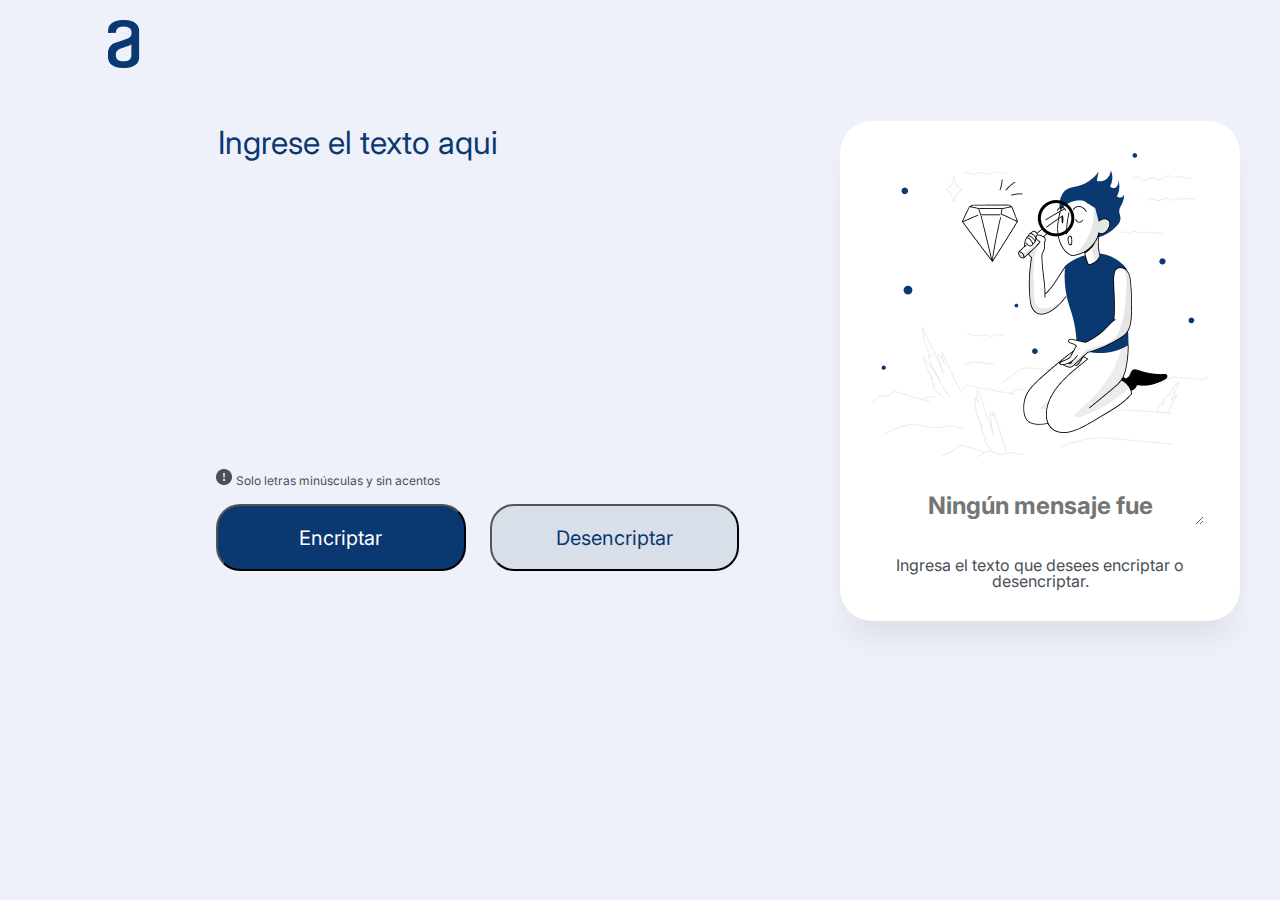
<file: index.html>
<!DOCTYPE html>

<html lang="en">

    <head>
        <meta charset="UTF-8"> 
        <meta name="viewport" content="width=device-width">
        <title>Encriptador de Texto</title>
        <link rel="shortcut icon" href="imagenes/Logo.png" type="image/x-icon¿¿">
        <link rel="stylesheet" href="encriptador.css"/>
        <link rel="stylesheet" href="reset.css"/>
        <link rel="preconnect" href="https://fonts.googleapis.com">
        <link rel="preconnect" href="https://fonts.gstatic.com" crossorigin>
        <link href="https://fonts.googleapis.com/css2?family=Inter:wght@400;700display=swap" rel="stylesheet">
    </head>

    <body>
        <header>
            <div class="logo-header">
                <img src="imagenes/Logo.png" alt="Logo de Alura" id="Logo">
            </div>
            
        </header>

        <main>
            <div class="main">
                <div class="contenedor">
                    <textarea id="ingresoTexto" class="ingreseTexto" placeholder="Ingrese el texto aqui"></textarea>

                    <div class="contenedorFooter">
                        <img src="imagenes/Vector.png">
                        <p class="advertencia">Solo letras minúsculas y sin acentos</p>
        
                        <div class="botonesContenedor">
                            <button id="botonEncriptar" class="boton-encriptar" type="button" onclick="encriptar()">Encriptar</button>
        
                            <button id="botonDesencriptar" class="boton-desencriptar" type="button" onclick="desencriptar()">Desencriptar</button>
                        </div>
                    </div>
                </div>

                <div id="encriptador" class="encriptador">
                    <img id="muneco" class="muneco" src="imagenes/Muñeco.png" alt="Representacion grafica de una persona con un una lupa">
                    <textarea id="mensaje" class="mensaje" placeholder="Ningún mensaje fue encontrado"></textarea>
                    <p id="informacion" class="informacion">Ingresa el texto que desees encriptar o desencriptar.</p>
                    <button id="botonCopiar" class="boton-copiar oculto" type="button" onclick="copiar()">Copiar</button>
    
                
                </div>
            
             

        </main>


        <script src="encriptador.js"></script> 
    </body>
</file>
<file: encriptador.css>
:root{
    --color-blue:#0A3871; 
}

body{
    background: #EFF1FA;
    font-family: "Inter", sans-serif;
    }
    textarea{
        font-family: "Inter", sans-serif;
    }

.logo-header{
    width: 90%;
    margin: auto;  
    margin-top: 20px;
}

.main{
    width: 80%;
    margin: 50px 40px auto auto;
    display: grid;
    grid-template-columns: 2fr 1fr;
}

.contenedor{
    height: 90%;
    display: flex;
    flex-direction: column;
    justify-content: space-between;
}

.ingreseTexto{
    width: 80%;
    font-size: 32px;
    resize: none;
    background: none;
    border: none;
    outline: none;
    color: var(--color-blue);
}

.ingreseTexto::placeholder{
    color: var(--color-blue);
}

.contenedorFooter p{
    display: inline-block;
}

.advertencia{
    font-family: "Inter", sans-serif;
    color: #495057;
    font-size: 12px;
}

.botonesContenedor{
    display: flex;
    gap: 24px;
    margin-top: 16px;
    flex-wrap: wrap;
}

.boton-encriptar,
.boton-desencriptar,
.boton-copiar{
    max-width: 328px;
    min-width: 160px;
    width: 40%;
    height: 67px;
    border-radius: 24px;
    font-size: 20px;
}

.boton-encriptar{
    font-family: "Inter", sans-serif;
    color: white;
    background: var(--color-blue);
}

.boton-desencriptar{
    font-family: "Inter", sans-serif;
    color: var(--color-blue);
    background: #D8DFE8;   
}

.encriptador{
    background: #FFFFFF;
    height: 500px;
    width: 400px;
    top: 20px;
    left: 1000px;
    border-radius: 32px;
    padding: 32px;
    box-sizing: border-box;
    display: flex;
    flex-direction: column;
    justify-content: center;
    gap: 32px;
    align-items: center;
    box-shadow: 0px 24px 32px -8px #00000014;
    ;
}

.encriptador.ajustar{
    justify-content: space-between;
}

.muneco{
    width: 100%;
}

.oculto{
    display: none;
    
}


.mensaje{
    background: none;
    border: none;
    outline: none;
    text-align: center;
    font-weight: bold;
    font-size: 24px;
}

.mensaje.ajustar{
    text-align: left;
    font-weight: lighter;
    height: 80%;
}

.informacion{
    font-family: "Inter", sans-serif;
    color: #495057;
    font-size: 16px;
    text-align: center;
}

.boton-copiar{
    font-family: "Inter", sans-serif;
    display: none;
    width: 100%;
    background: transparent;
    color: var(--color-blue);
}

@media screen and (max-width:480px){
    .main{
        grid-template-columns: 1fr;
        grid-template-rows: 75% auto;
        width: auto;
        margin: auto 40px;
    }
    
    .botonesContenedor{
        justify-content: center;
    }
    
    .boton-encriptar,
    .boton-desencriptar{
        width: 50%;
    }

    .encriptador{
        height: 100%;
   }

   .muneco{
    display: none;
   }


}
</file>
